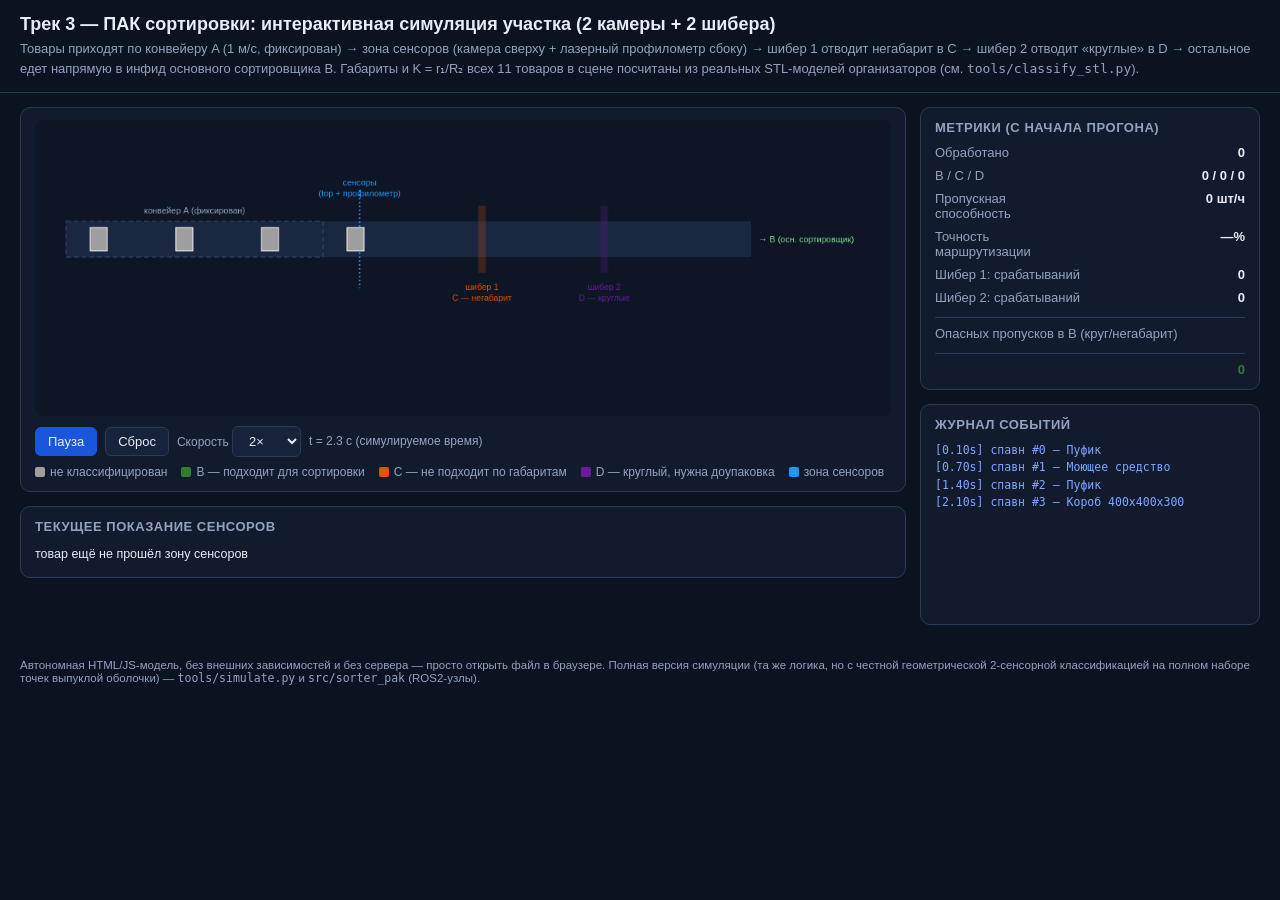
<file: sim_web/index.html>
<!doctype html>
<html lang="ru">
<head>
<meta charset="utf-8">
<title>ПАК Трек 3 — интерактивная симуляция (2 камеры + 2 шибера)</title>
<meta name="viewport" content="width=device-width, initial-scale=1">
<style>
  :root {
    --bg: #0b1220; --panel: #121b2e; --panel2: #17233a; --line: #2a3a58;
    --text: #e7ecf5; --muted: #93a2c0; --accentB: #2e7d32; --accentC: #e65100;
    --accentD: #6a1b9a; --accentSensor: #2196f3; --warn: #ef4444;
  }
  * { box-sizing: border-box; }
  body {
    margin: 0; background: var(--bg); color: var(--text);
    font-family: -apple-system, "Segoe UI", Roboto, Arial, sans-serif;
  }
  header { padding: 14px 20px; border-bottom: 1px solid var(--line); }
  header h1 { margin: 0 0 4px; font-size: 18px; }
  header p { margin: 0; color: var(--muted); font-size: 13px; line-height: 1.5; }
  .layout { display: grid; grid-template-columns: 1fr 340px; gap: 14px; padding: 14px 20px 24px; }
  @media (max-width: 980px) { .layout { grid-template-columns: 1fr; } }
  .panel { background: var(--panel); border: 1px solid var(--line); border-radius: 10px; padding: 12px 14px; }
  .panel + .panel { margin-top: 14px; }
  canvas { width: 100%; background: #0e1626; border-radius: 8px; display: block; }
  .controls { display: flex; gap: 8px; align-items: center; margin: 10px 0 4px; flex-wrap: wrap; }
  button, select {
    background: var(--panel2); color: var(--text); border: 1px solid var(--line);
    border-radius: 6px; padding: 6px 12px; font-size: 13px; cursor: pointer;
  }
  button:hover { background: #1e2d4a; }
  button.primary { background: #1a56db; border-color: #1a56db; }
  .legend { display: flex; gap: 14px; flex-wrap: wrap; font-size: 12px; color: var(--muted); margin-top: 8px; }
  .legend span.sw { display: inline-block; width: 10px; height: 10px; border-radius: 2px; margin-right: 5px; vertical-align: -1px; }
  .stats { display: grid; grid-template-columns: 1fr 1fr; gap: 8px 14px; font-size: 13px; }
  .stats .k { color: var(--muted); }
  .stats .v { font-weight: 600; text-align: right; }
  .stats .full { grid-column: 1 / -1; border-top: 1px solid var(--line); margin-top: 4px; padding-top: 8px; }
  .stat-warn { color: var(--warn); }
  .stat-ok { color: var(--accentB); }
  h2 { font-size: 13px; text-transform: uppercase; letter-spacing: .04em; color: var(--muted); margin: 0 0 10px; }
  #log { height: 170px; overflow-y: auto; font-family: ui-monospace, Menlo, Consolas, monospace; font-size: 11.5px; line-height: 1.5; color: #b7c4de; }
  #log div.ev-spawn { color: #7fa6ff; }
  #log div.ev-sensor { color: #58c4ff; }
  #log div.ev-shiber { color: #ffb454; }
  #log div.ev-B { color: #7ee08a; }
  #log div.ev-fail { color: #ff8080; }
  #reading { font-size: 12.5px; line-height: 1.7; }
  #reading .name { font-weight: 700; font-size: 14px; }
  .pill { display: inline-block; padding: 1px 8px; border-radius: 999px; font-size: 11px; font-weight: 700; }
  .pill-B { background: rgba(46,125,50,.25); color: #7ee08a; }
  .pill-C { background: rgba(230,81,0,.25); color: #ffb454; }
  .pill-D { background: rgba(106,27,154,.25); color: #d29bff; }
  footer { padding: 10px 20px 20px; color: var(--muted); font-size: 11.5px; }
  a { color: #7fa6ff; }
</style>
</head>
<body>
<header>
  <h1>Трек 3 — ПАК сортировки: интерактивная симуляция участка (2 камеры + 2 шибера)</h1>
  <p>
    Товары приходят по конвейеру A (1 м/с, фиксирован) &rarr; зона сенсоров (камера сверху + лазерный
    профилометр сбоку) &rarr; шибер 1 отводит негабарит в C &rarr; шибер 2 отводит «круглые» в D &rarr;
    остальное едет напрямую в инфид основного сортировщика B. Габариты и K = r&#8321;/R&#8322; всех 11 товаров
    в сцене посчитаны из реальных STL-моделей организаторов (см. <code>tools/classify_stl.py</code>).
  </p>
</header>

<div class="layout">
  <div>
    <div class="panel">
      <canvas id="stage" width="1100" height="380"></canvas>
      <div class="controls">
        <button id="btnPlay" class="primary">Пауза</button>
        <button id="btnReset">Сброс</button>
        <label style="font-size:12px;color:var(--muted)">Скорость
          <select id="speed">
            <option value="1">1×</option>
            <option value="2" selected>2×</option>
            <option value="5">5×</option>
            <option value="10">10×</option>
          </select>
        </label>
        <span style="font-size:12px;color:var(--muted)">t = <span id="tclock">0.0</span> c (симулируемое время)</span>
      </div>
      <div class="legend">
        <span><span class="sw" style="background:#9e9e9e"></span>не классифицирован</span>
        <span><span class="sw" style="background:var(--accentB)"></span>B — подходит для сортировки</span>
        <span><span class="sw" style="background:var(--accentC)"></span>C — не подходит по габаритам</span>
        <span><span class="sw" style="background:var(--accentD)"></span>D — круглый, нужна доупаковка</span>
        <span><span class="sw" style="background:var(--accentSensor)"></span>зона сенсоров</span>
      </div>
    </div>

    <div class="panel">
      <h2>Текущее показание сенсоров</h2>
      <div id="reading">наведите время — товар ещё не прошёл зону сенсоров</div>
    </div>
  </div>

  <div>
    <div class="panel">
      <h2>Метрики (с начала прогона)</h2>
      <div class="stats" id="stats"></div>
    </div>
    <div class="panel">
      <h2>Журнал событий</h2>
      <div id="log"></div>
    </div>
  </div>
</div>

<footer>
  Автономная HTML/JS-модель, без внешних зависимостей и без сервера — просто открыть файл в браузере.
  Полная версия симуляции (та же логика, но с честной геометрической 2-сенсорной классификацией на полном
  наборе точек выпуклой оболочки) — <code>tools/simulate.py</code> и <code>src/sorter_pak</code> (ROS2-узлы).
</footer>

<script>
const CATALOG = [{"name": "Бутылка", "dims_mm": [305.0, 91.32, 91.24], "category_true": "D", "k_values": {"XY": 0.9964, "XZ": 0.2939, "YZ": 0.2942}, "weight_kg": 1.271}, {"name": "Короб 300х200х200", "dims_mm": [301.0, 200.5, 200.0], "category_true": "B", "k_values": {"XY": 0.72, "XZ": 0.5683, "YZ": 0.5623}, "weight_kg": 0.724}, {"name": "Короб 400х400х300", "dims_mm": [401.0, 400.0, 300.5], "category_true": "C", "k_values": {}, "weight_kg": 2.892}, {"name": "ЛанчБокс", "dims_mm": [201.0, 152.4, 62.3], "category_true": "B", "k_values": {"XY": 0.4042, "XZ": 0.3098, "YZ": 0.6371}, "weight_kg": 0.286}, {"name": "Мешок", "dims_mm": [201.64, 176.19, 169.62], "category_true": "D", "k_values": {"XY": 0.827, "XZ": 0.8161, "YZ": 0.8263}, "weight_kg": 1.055}, {"name": "Пуфик", "dims_mm": [488.9, 488.9, 264.0], "category_true": "C", "k_values": {}, "weight_kg": 4.733}, {"name": "Ручка", "dims_mm": [148.46, 13.09, 9.0], "category_true": "C", "k_values": {}, "weight_kg": 0.02}, {"name": "Тарелка", "dims_mm": [209.51, 209.44, 26.53], "category_true": "D", "k_values": {"XY": 0.1267, "XZ": 0.1266, "YZ": 0.9986}, "weight_kg": 0.815}, {"name": "Цилиндр", "dims_mm": [435.0, 50.0, 43.0], "category_true": "B", "k_values": {"XY": 0.7493, "XZ": 0.0988, "YZ": 0.1149}, "weight_kg": 1.263}, {"name": "Шлем", "dims_mm": [352.07, 297.64, 281.63], "category_true": "D", "k_values": {"XY": 0.8202, "XZ": 0.7845, "YZ": 0.7496}, "weight_kg": 3.689}, {"name": "Моющее средство", "dims_mm": [279.64, 259.77, 179.18], "category_true": "B", "k_values": {"XY": 0.6563, "XZ": 0.5268, "YZ": 0.7112}, "weight_kg": 6.508}]
;

const K_THRESHOLD = 0.8;
const LOW_CONF_BAND = 0.03;
const GABARIT_MIN = 10, GABARIT_MAX = [450, 320, 320];

const X = { fixedEnd: 2.1, sensor: 2.4, shiber1: 3.4, shiber2: 4.4, end: 5.6 };
const BELT_SPEED = 1.0;      // m/s, simulated (fixed, per task)
const PITCH = 0.7;           // m between items
const SHIBER_TIME = 0.25;    // s

function classifyItem(item) {
  // gabarit check happens once (deterministic, from real dims)
  const dims = [...item.dims_mm].sort((a,b)=>b-a);
  const gmax = [...GABARIT_MAX].sort((a,b)=>b-a);
  const fits = dims.every(d => d >= GABARIT_MIN) && dims.every((d,i) => d <= gmax[i]);
  if (!fits) return { category: 'C', fits, circular: false, lowConf: false, kmax: null };
  const ks = Object.values(item.k_values);
  const kmax = ks.length ? Math.max(...ks) : 0;
  const circular = kmax >= K_THRESHOLD;
  const lowConf = ks.some(k => Math.abs(k - K_THRESHOLD) <= LOW_CONF_BAND);
  const category = (circular || lowConf) ? 'D' : 'B';
  return { category, fits, circular, lowConf, kmax };
}

// pre-resolve ground truth + "measured" (== fail-safe simulated) category per catalog entry
CATALOG.forEach(it => { it._sim = classifyItem(it); });

const canvas = document.getElementById('stage');
const ctx = canvas.getContext('2d');
const W = canvas.width, H = canvas.height;
const originX = 40, pxPerM = (W - 220) / X.end, beltY = H/2 - 60, beltH = 46;

function xToPx(m) { return originX + m * pxPerM; }

let items = [];
let nextId = 0, nextSpawnT = 0, t = 0, playing = true, speed = 2;
let shiber1 = { state: 'IDLE', until: -1, n: 0, busy: 0 };
let shiber2 = { state: 'IDLE', until: -1, n: 0, busy: 0 };
let counts = { B: 0, C: 0, D: 0 };
let confusion = { correct: 0, total: 0, unsafeToB: 0 };
let lastReading = null;

function logLine(cls, text) {
  const el = document.getElementById('log');
  const div = document.createElement('div');
  div.className = 'ev-' + cls;
  div.textContent = `[${t.toFixed(2)}s] ${text}`;
  el.appendChild(div);
  while (el.children.length > 220) el.removeChild(el.firstChild);
  el.scrollTop = el.scrollHeight;
}

function spawn() {
  const type = CATALOG[Math.floor(Math.random() * CATALOG.length)];
  const item = {
    id: nextId++, type, x: 0, sensed: false, decisionReadyT: null,
    measured: null, routed: null,
  };
  items.push(item);
  logLine('spawn', `спавн #${item.id} — ${type.name}`);
}

function sensorCapture(item) {
  item.sensed = true;
  item.measured = item.type._sim.category;
  const latency = 0.04 + Math.random() * 0.08;
  item.decisionReadyT = t + latency;
  lastReading = { item, t };
  logLine('sensor', `сенсор: #${item.id} ${item.type.name} → ${item.measured}` +
    (item.type._sim.lowConf ? ' (низкая уверенность K≈0.8 → fail-safe D)' : ''));
  renderReading();
}

function tryShiber(item, shiber, target, name) {
  if (item.decisionReadyT === null || t < item.decisionReadyT) {
    item.measured = 'D'; // fail-safe
  }
  if (item.measured === target) {
    shiber.state = 'ACTUATING'; shiber.until = t + SHIBER_TIME; shiber.n++; shiber.busy += SHIBER_TIME;
    item.routed = target;
    logLine('shiber', `${name} → отвод #${item.id} (${item.type.name}) в ${target}`);
    return true;
  }
  return false;
}

function finishItem(item, zone) {
  counts[zone]++;
  confusion.total++;
  if (zone === item.type._sim.category) confusion.correct++;
  if (zone === 'B' && item.type._sim.category !== 'B') confusion.unsafeToB++;
}

function step(dt) {
  t += dt;
  if (t >= nextSpawnT) { spawn(); nextSpawnT += PITCH / BELT_SPEED; }

  const still = [];
  for (const item of items) {
    item.x += BELT_SPEED * dt;
    if (!item.sensed && item.x >= X.sensor) sensorCapture(item);

    let routed = false;
    if (!routed && item.x >= X.shiber1) routed = tryShiber(item, shiber1, 'C', 'шибер 1');
    if (!routed && item.x >= X.shiber2) routed = tryShiber(item, shiber2, 'D', 'шибер 2');
    if (!routed && item.x >= X.end) {
      item.routed = 'B'; routed = true;
      logLine('B', `#${item.id} (${item.type.name}) → инфид B`);
    }
    if (routed) finishItem(item, item.routed); else still.push(item);
  }
  items = still;

  if (shiber1.state === 'ACTUATING' && t >= shiber1.until) shiber1.state = 'IDLE';
  if (shiber2.state === 'ACTUATING' && t >= shiber2.until) shiber2.state = 'IDLE';
}

const COLORS = { null: '#9e9e9e', B: '#2e7d32', C: '#e65100', D: '#6a1b9a' };

function draw() {
  ctx.clearRect(0, 0, W, H);

  // belt
  ctx.fillStyle = '#1a2740';
  ctx.fillRect(xToPx(0), beltY, xToPx(X.end) - xToPx(0), beltH);
  ctx.strokeStyle = '#3a4d73'; ctx.setLineDash([6,4]);
  ctx.strokeRect(xToPx(0), beltY, xToPx(X.fixedEnd) - xToPx(0), beltH);
  ctx.setLineDash([]);
  ctx.fillStyle = '#93a2c0'; ctx.font = '11px sans-serif'; ctx.textAlign = 'center';
  ctx.fillText('конвейер A (фиксирован)', xToPx(X.fixedEnd/2), beltY - 10);

  // sensor line
  ctx.strokeStyle = '#2196f3'; ctx.lineWidth = 2; ctx.setLineDash([2,3]);
  ctx.beginPath(); ctx.moveTo(xToPx(X.sensor), beltY - 40); ctx.lineTo(xToPx(X.sensor), beltY + beltH + 40); ctx.stroke();
  ctx.setLineDash([]); ctx.lineWidth = 1;
  ctx.fillStyle = '#2196f3'; ctx.fillText('сенсоры', xToPx(X.sensor), beltY - 46);
  ctx.fillText('(top + профилометр)', xToPx(X.sensor), beltY - 32);

  // shibers
  drawShiber(X.shiber1, shiber1, '#e65100', 'шибер 1', 'C — негабарит');
  drawShiber(X.shiber2, shiber2, '#6a1b9a', 'шибер 2', 'D — круглые');

  // B arrow
  ctx.fillStyle = '#7ee08a'; ctx.textAlign = 'left';
  ctx.fillText('→ B (осн. сортировщик)', xToPx(X.end) + 10, beltY + beltH/2 + 4);

  // items
  ctx.textAlign = 'center';
  for (const item of items) {
    const px = xToPx(item.x);
    if (px < xToPx(0) - 20 || px > W) continue;
    const color = COLORS[item.measured] || COLORS.null;
    ctx.fillStyle = color;
    ctx.strokeStyle = '#fff'; ctx.lineWidth = 1;
    const w = 22, h = 30;
    ctx.fillRect(px - w/2, beltY + beltH/2 - h/2, w, h);
    ctx.strokeRect(px - w/2, beltY + beltH/2 - h/2, w, h);
  }
}

function drawShiber(xm, shiber, color, label1, label2) {
  const px = xToPx(xm);
  const active = shiber.state === 'ACTUATING';
  ctx.fillStyle = color;
  ctx.globalAlpha = active ? 0.85 : 0.22;
  ctx.fillRect(px - 5, beltY - 20, 10, beltH + 40);
  ctx.globalAlpha = 1;
  ctx.fillStyle = color; ctx.font = '11px sans-serif'; ctx.textAlign = 'center';
  ctx.fillText(label1, px, beltY + beltH + 42);
  ctx.fillText(label2, px, beltY + beltH + 56);
}

function renderReading() {
  const box = document.getElementById('reading');
  if (!lastReading) { box.textContent = 'товар ещё не прошёл зону сенсоров'; return; }
  const it = lastReading.item.type;
  const sim = it._sim;
  const ks = Object.entries(it.k_values).map(([p,k]) => `${p}=${k.toFixed(3)}`).join(', ') || '—';
  box.innerHTML = `
    <div class="name">${it.name} <span class="pill pill-${sim.category}">${sim.category}</span></div>
    габариты (по убыванию): ${it.dims_mm.map(d=>d.toFixed(1)).join(' × ')} мм<br>
    K по проекциям: ${ks}<br>
    масса (оценка): ${it.weight_kg} кг<br>
    правило: габарит [10,10,10]…[450,320,320] мм; круглое, если K ≥ ${K_THRESHOLD} хотя бы в одной проекции
  `;
}

function renderStats() {
  const acc = confusion.total ? (100 * confusion.correct / confusion.total).toFixed(1) : '—';
  const total = counts.B + counts.C + counts.D;
  const throughput = t > 0 ? (total / t * 3600).toFixed(0) : '0';
  const el = document.getElementById('stats');
  el.innerHTML = `
    <div class="k">Обработано</div><div class="v">${total}</div>
    <div class="k">B / C / D</div><div class="v">${counts.B} / ${counts.C} / ${counts.D}</div>
    <div class="k">Пропускная способность</div><div class="v">${throughput} шт/ч</div>
    <div class="k">Точность маршрутизации</div><div class="v">${acc}%</div>
    <div class="k">Шибер 1: срабатываний</div><div class="v">${shiber1.n}</div>
    <div class="k">Шибер 2: срабатываний</div><div class="v">${shiber2.n}</div>
    <div class="k full ${confusion.unsafeToB ? 'stat-warn' : 'stat-ok'}">Опасных пропусков в B (круг/негабарит)</div>
    <div class="v full ${confusion.unsafeToB ? 'stat-warn' : 'stat-ok'}">${confusion.unsafeToB}</div>
  `;
}

let lastFrameWall = performance.now();
function loop(nowWall) {
  const dtWall = Math.min(0.1, (nowWall - lastFrameWall) / 1000);
  lastFrameWall = nowWall;
  if (playing) {
    step(dtWall * speed);
    document.getElementById('tclock').textContent = t.toFixed(1);
  }
  draw();
  renderStats();
  requestAnimationFrame(loop);
}

document.getElementById('btnPlay').addEventListener('click', (e) => {
  playing = !playing;
  e.target.textContent = playing ? 'Пауза' : 'Продолжить';
});
document.getElementById('btnReset').addEventListener('click', () => {
  items = []; nextId = 0; nextSpawnT = 0; t = 0;
  shiber1 = { state:'IDLE', until:-1, n:0, busy:0 };
  shiber2 = { state:'IDLE', until:-1, n:0, busy:0 };
  counts = { B:0, C:0, D:0 };
  confusion = { correct:0, total:0, unsafeToB:0 };
  lastReading = null;
  document.getElementById('log').innerHTML = '';
  renderReading();
});
document.getElementById('speed').addEventListener('change', (e) => { speed = parseFloat(e.target.value); });

renderReading();
requestAnimationFrame(loop);
</script>
</body>
</html>
</file>
